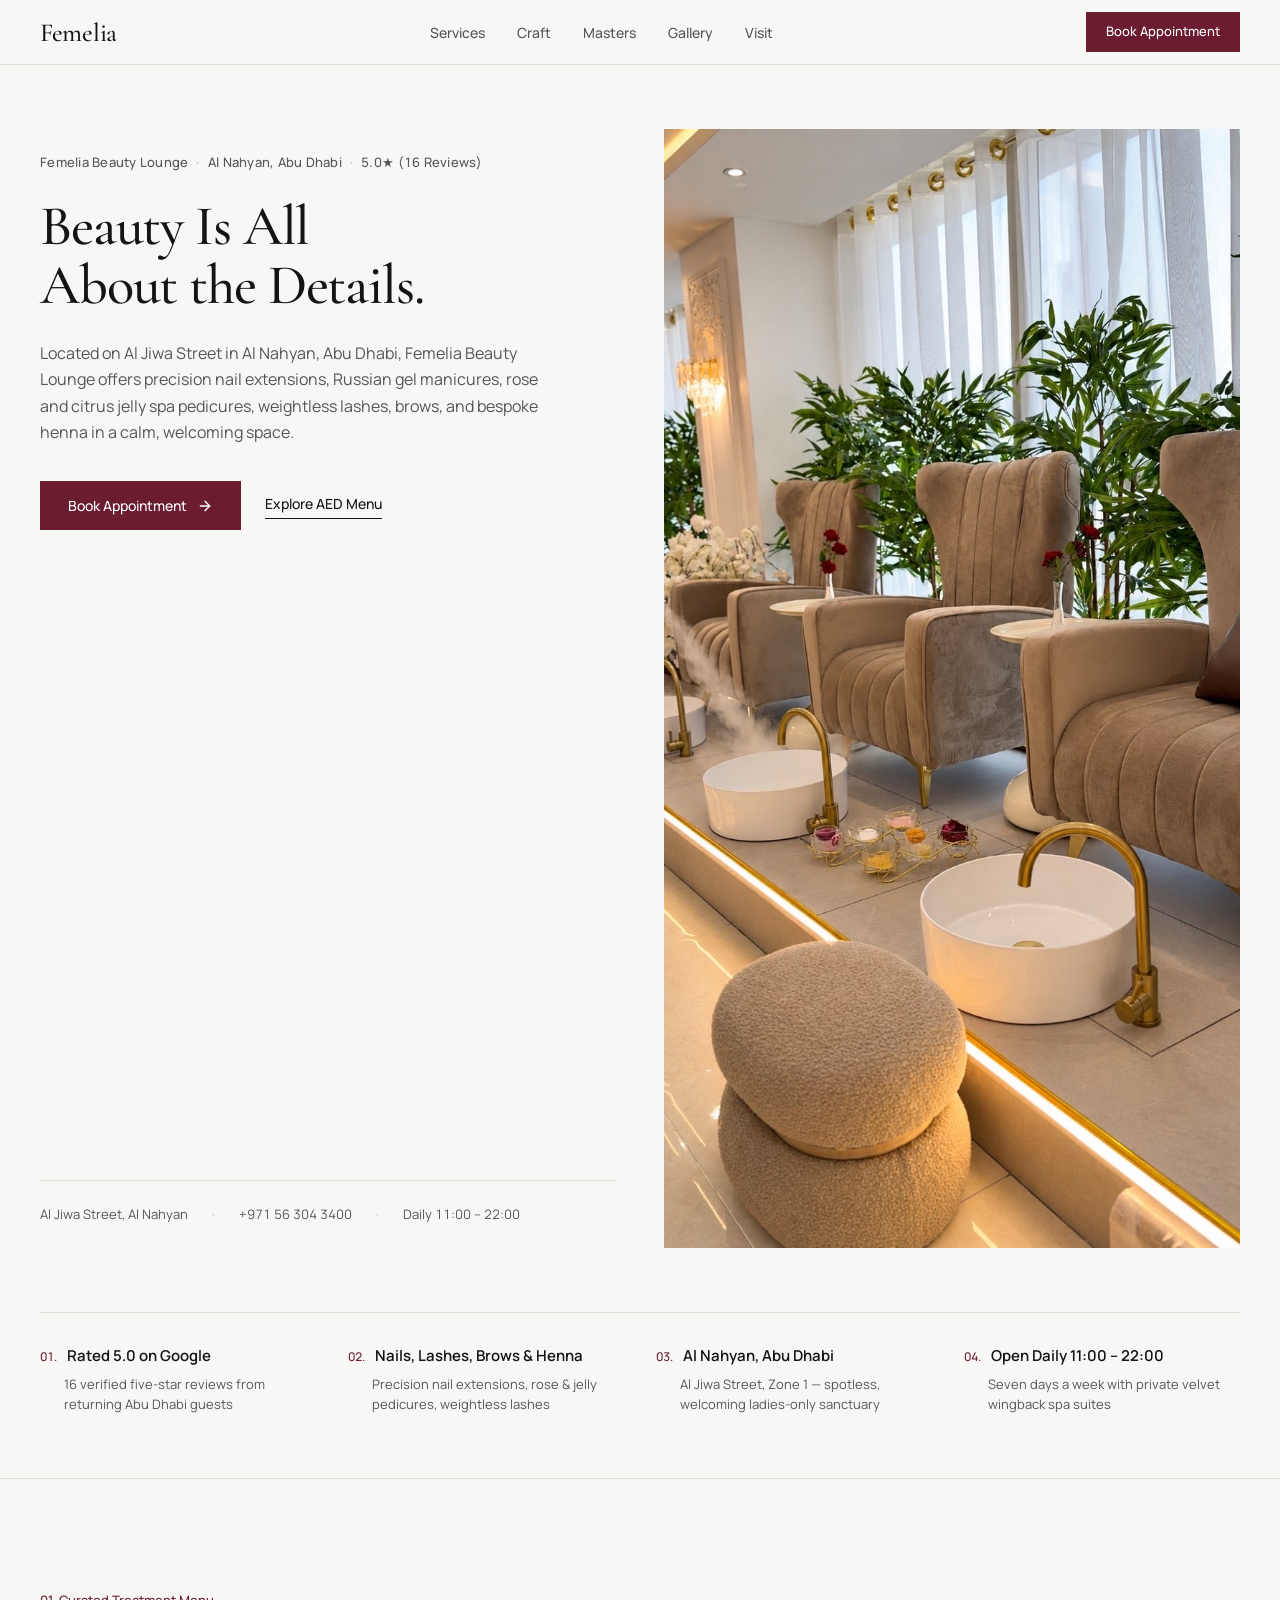
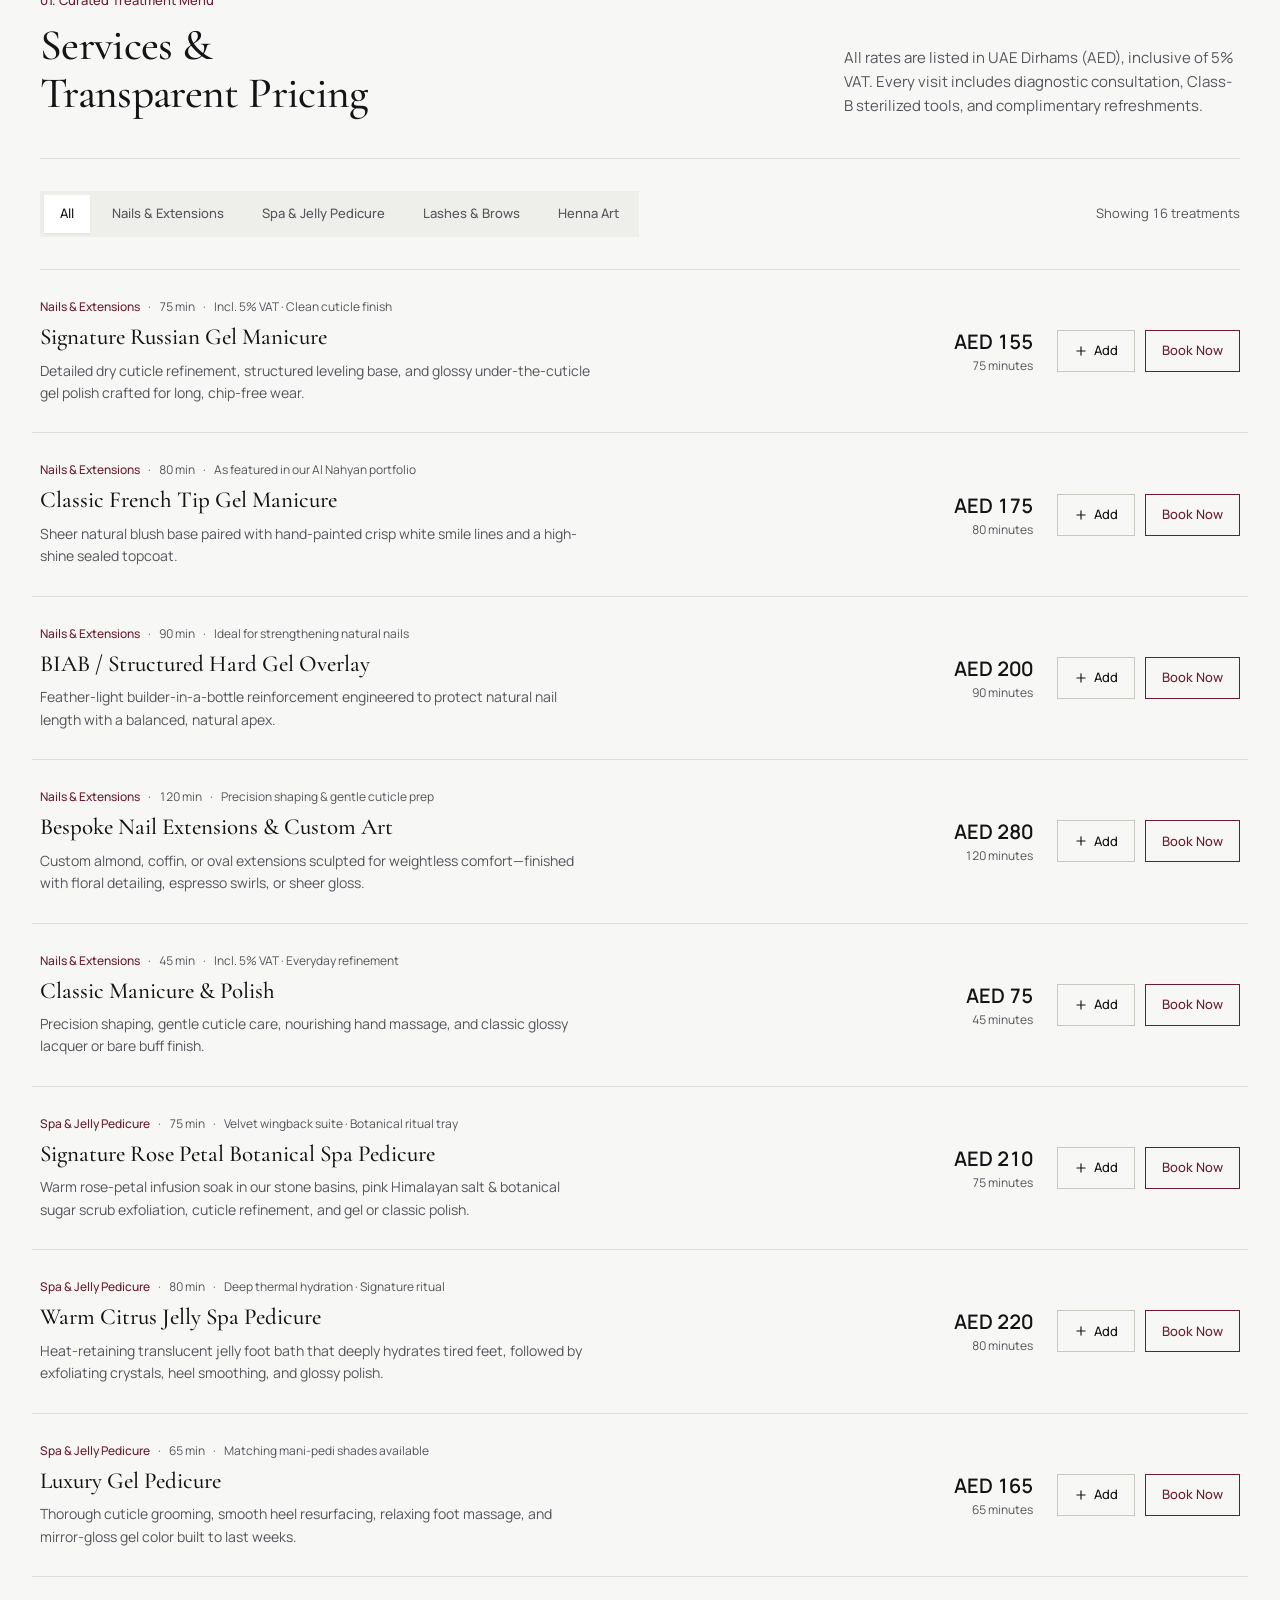
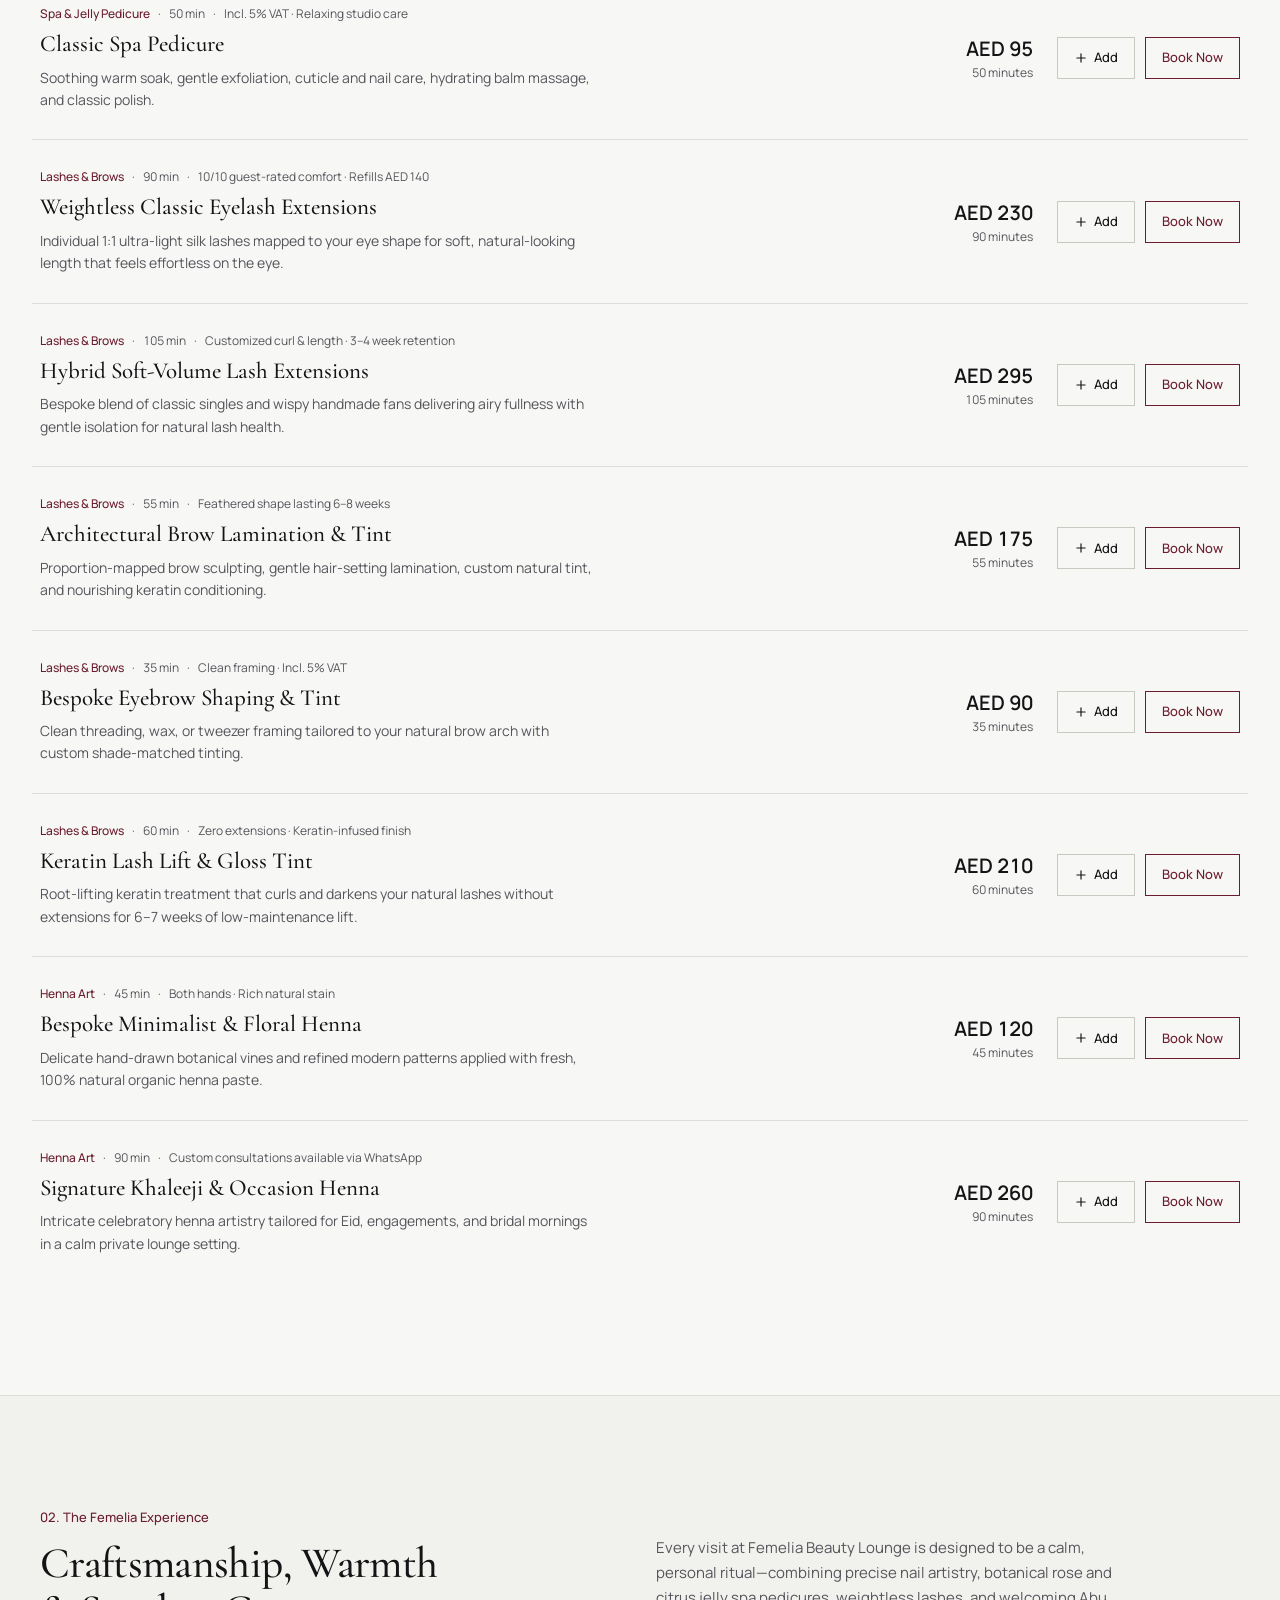
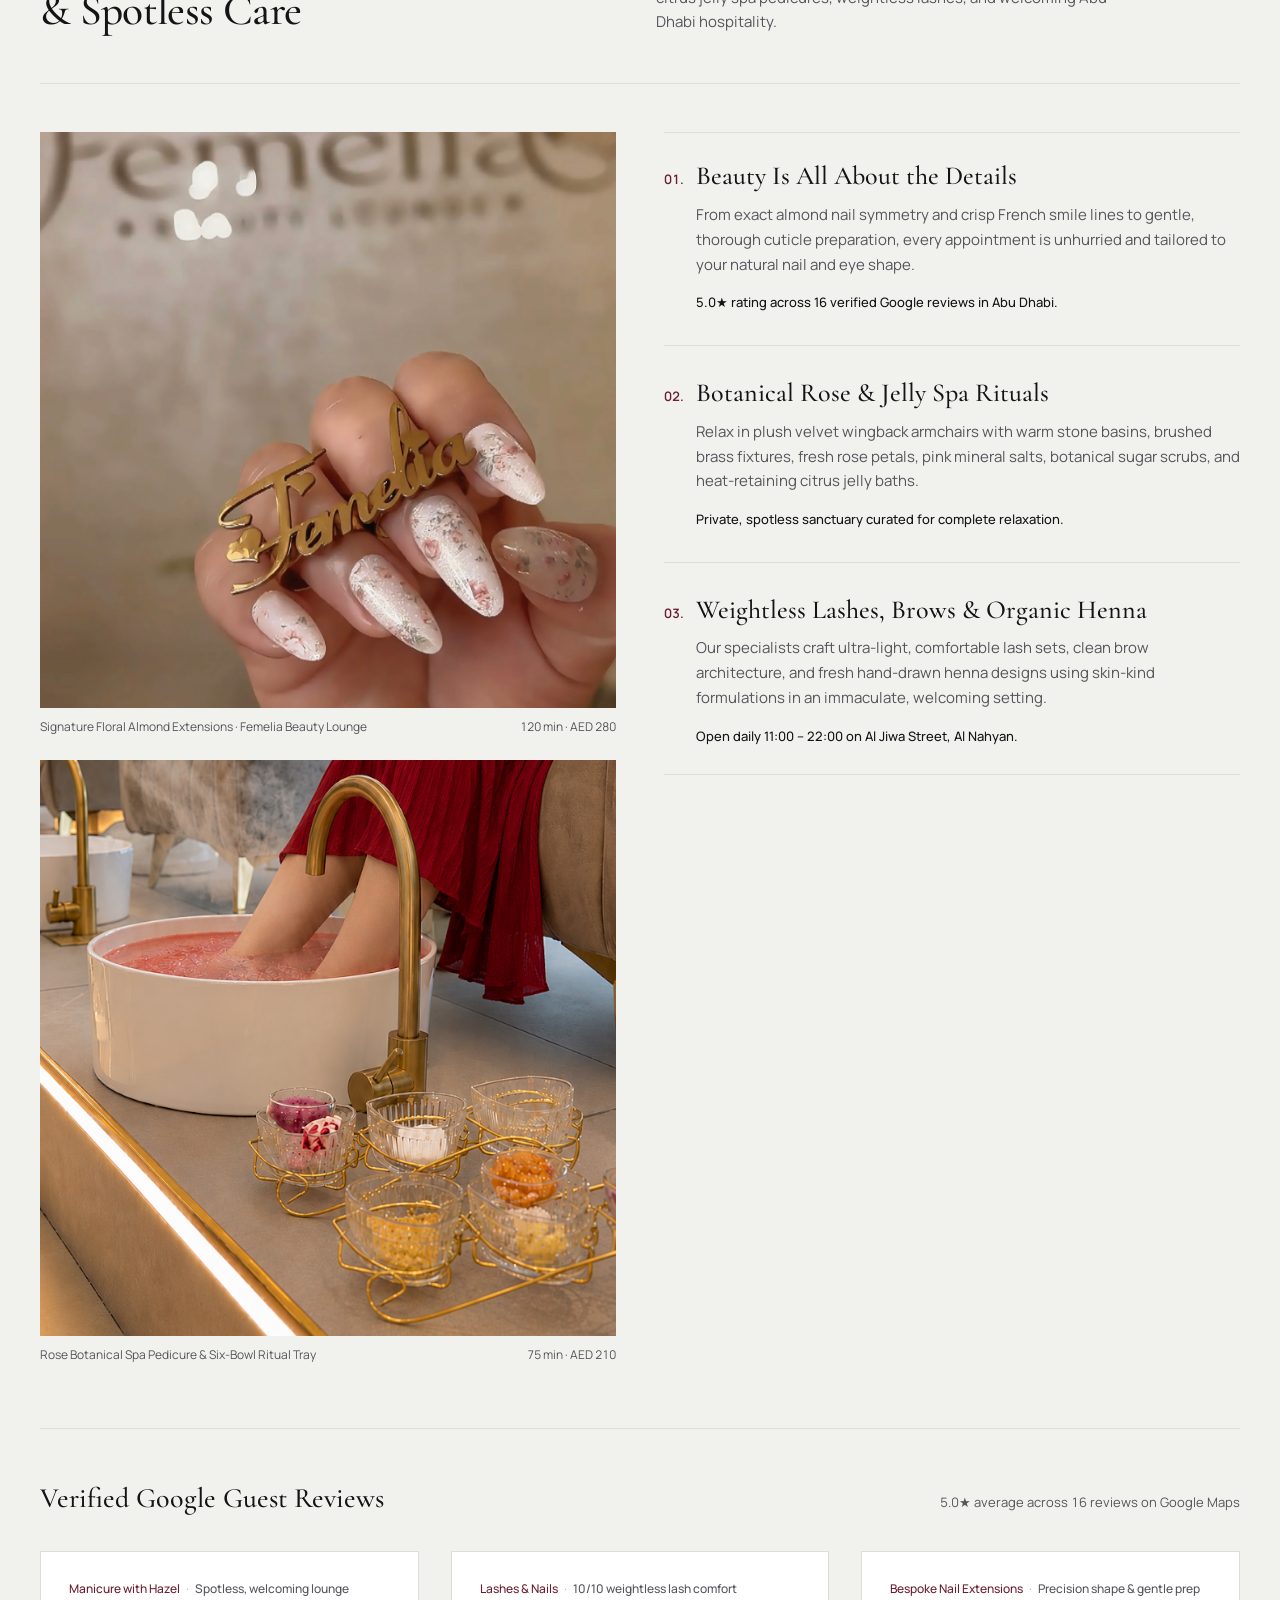
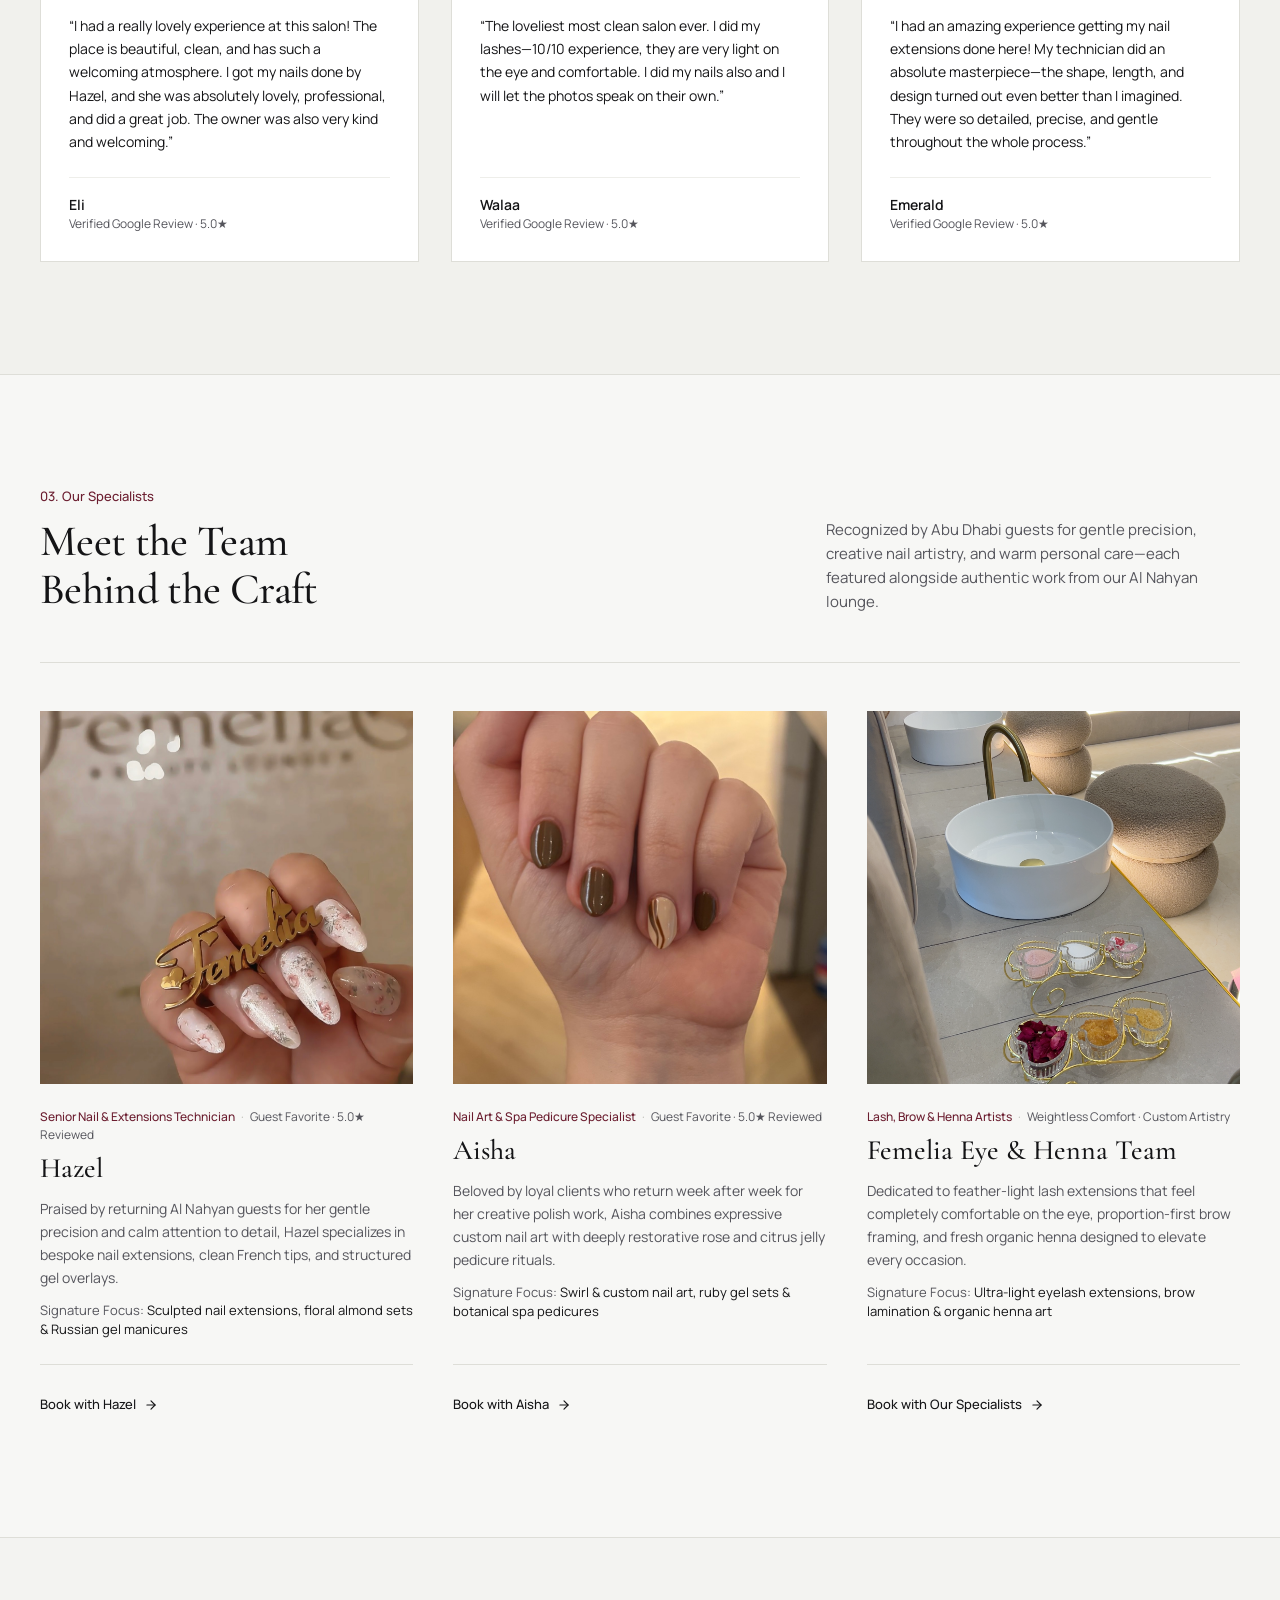
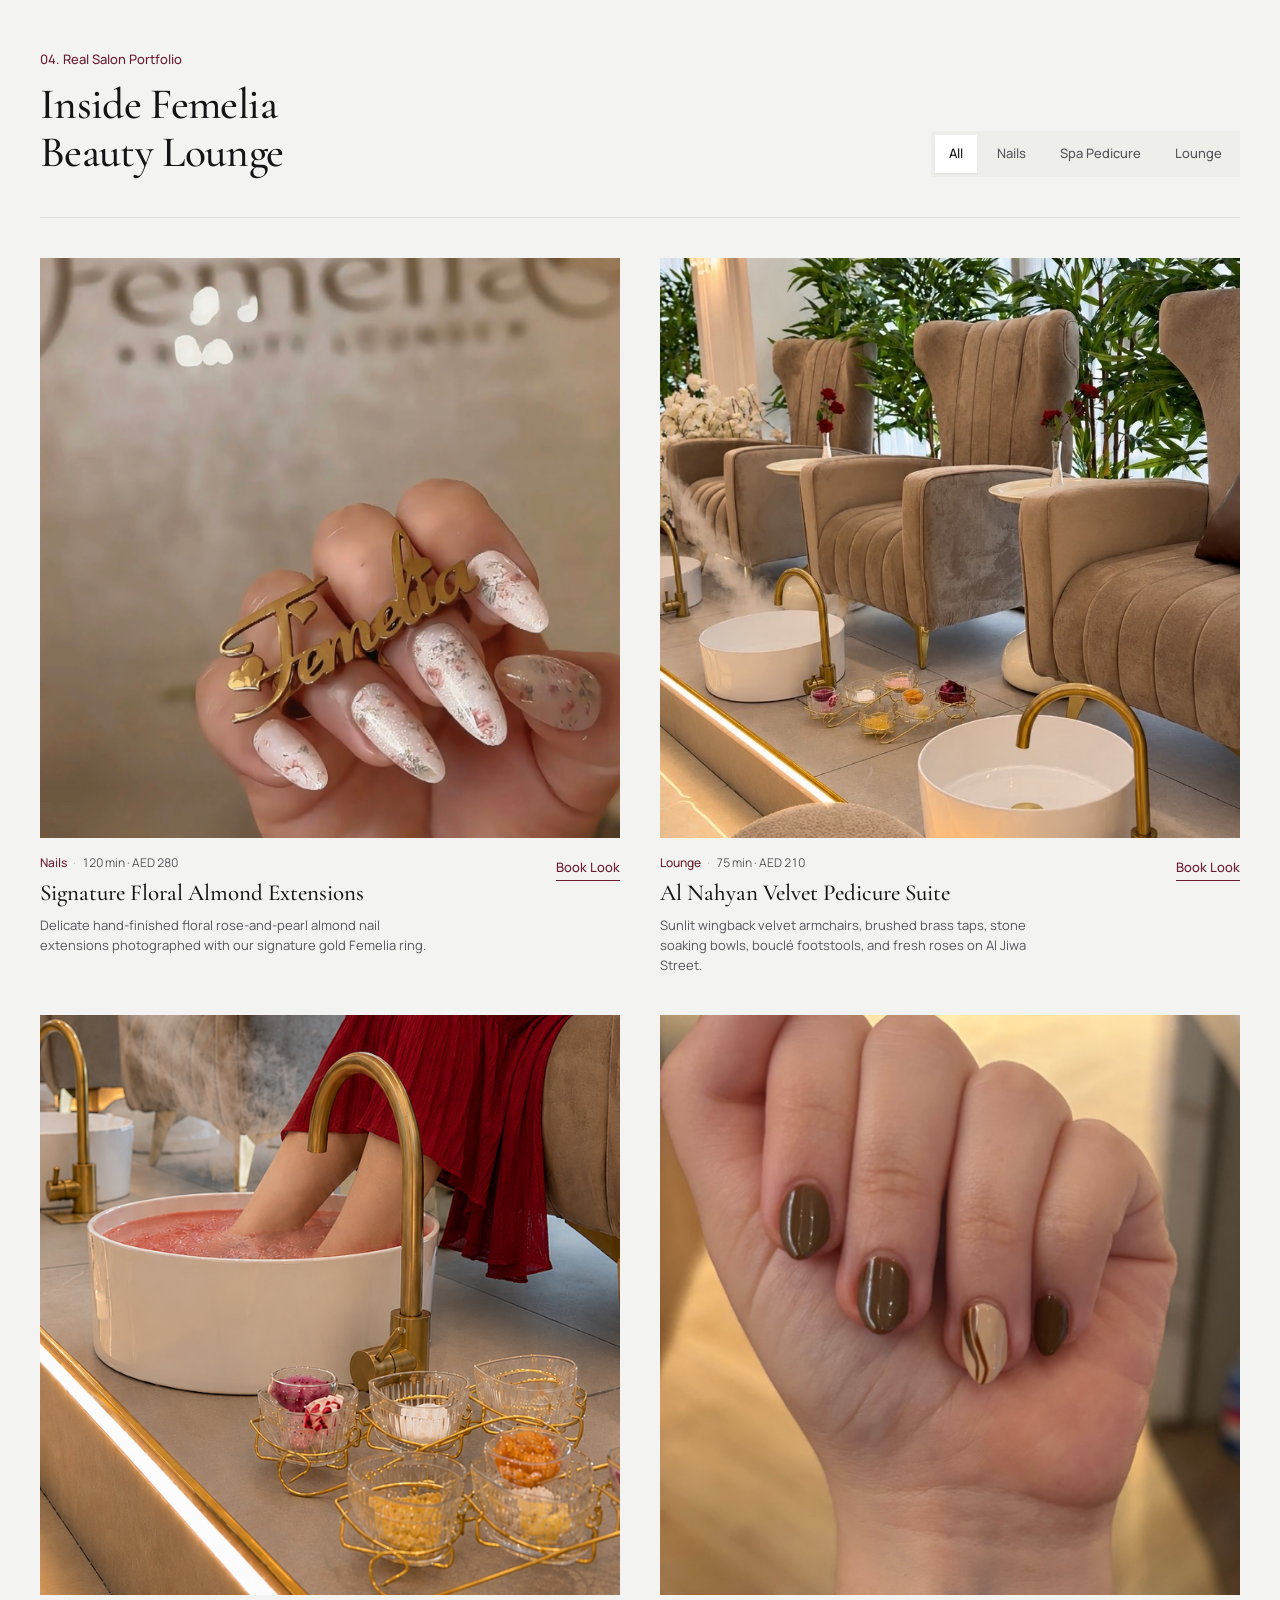
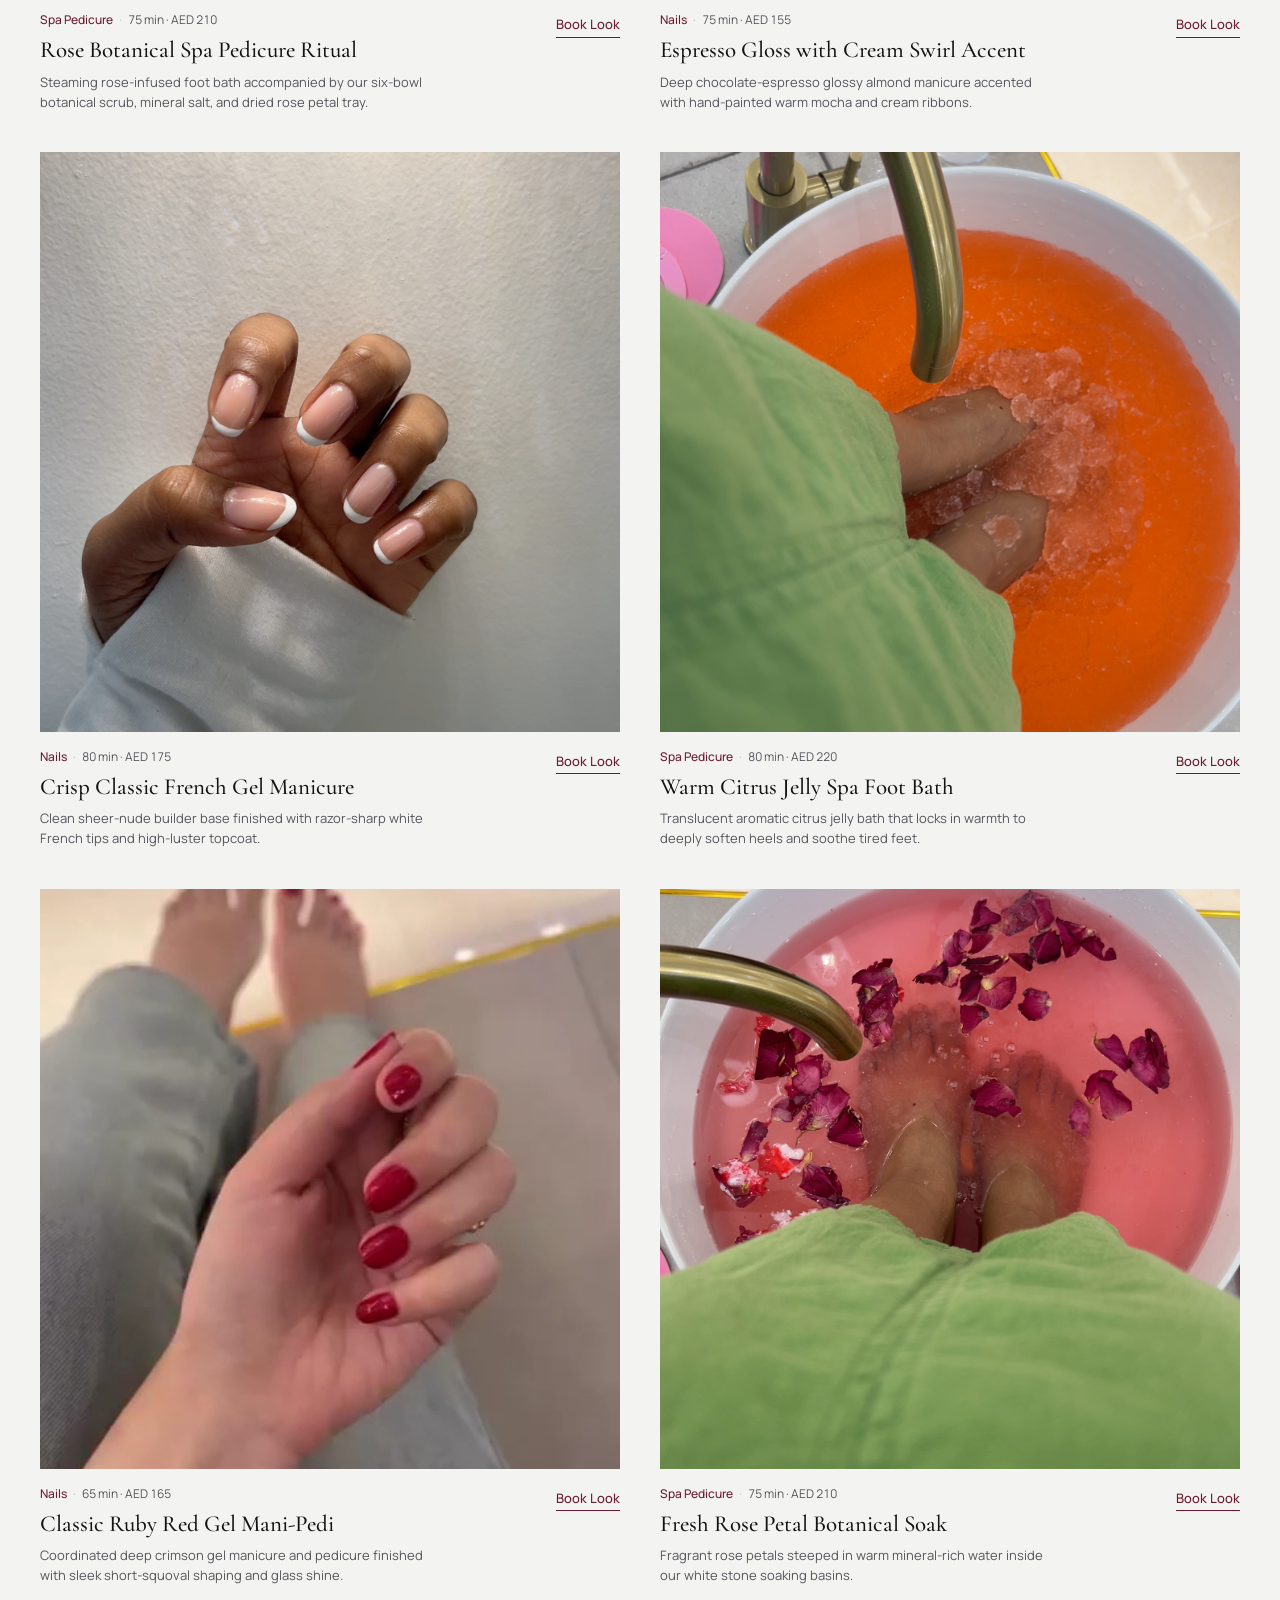
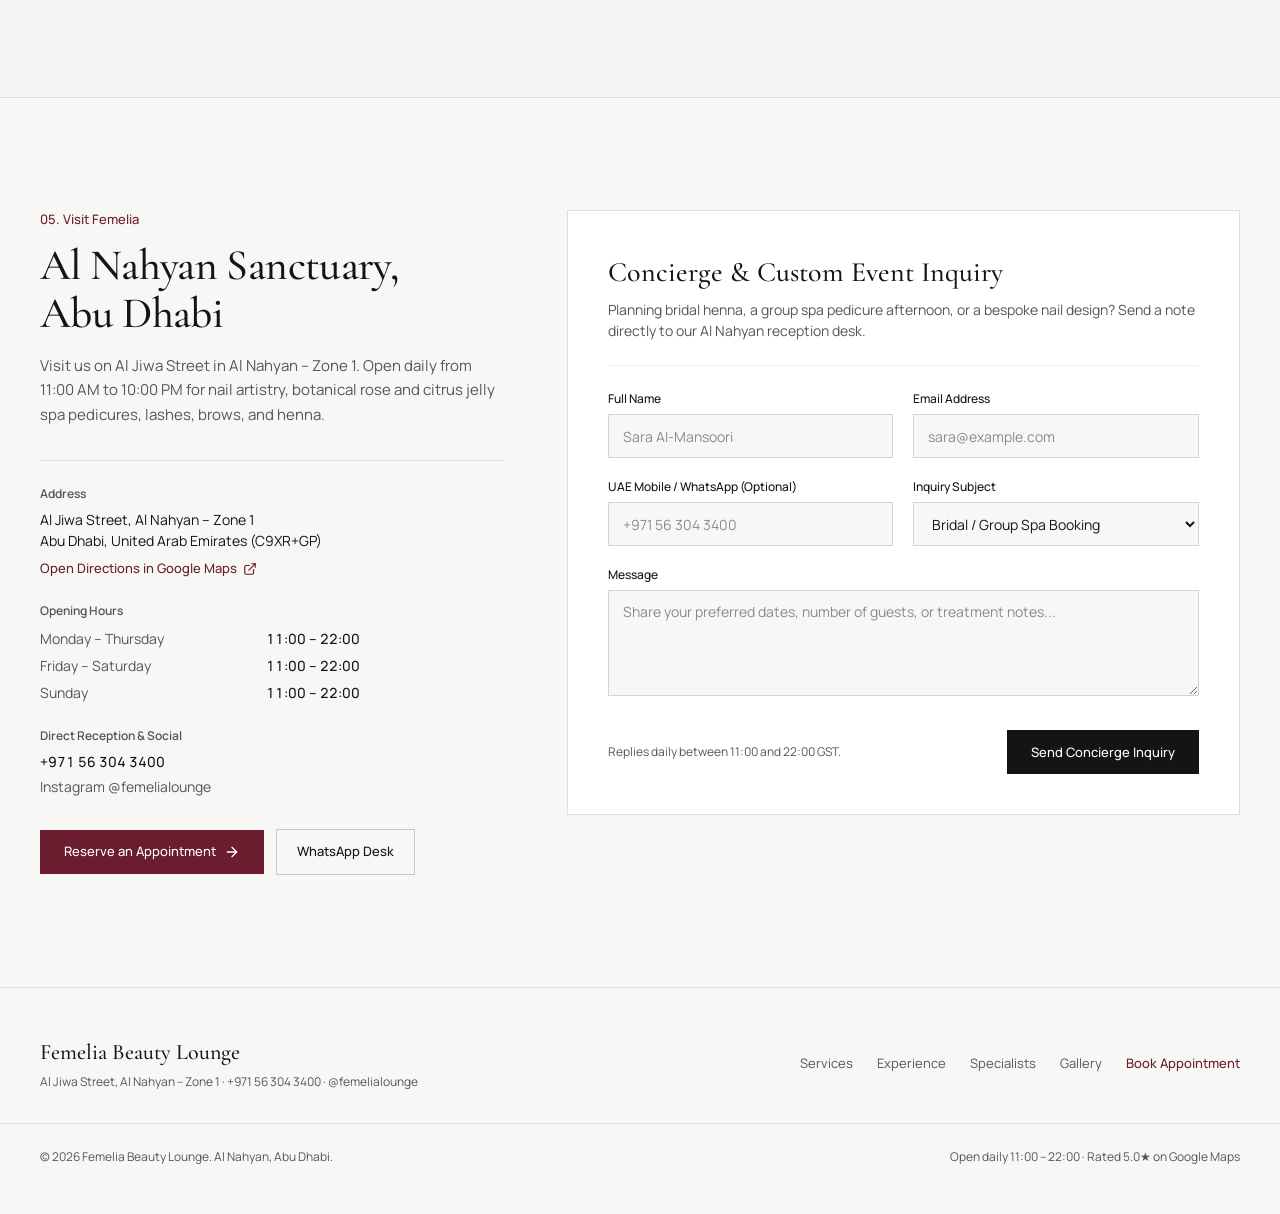
<file: docs/index.html>
<!doctype html>
<html lang="en">
  <head>
    <meta charset="UTF-8" />
    <meta name="viewport" content="width=device-width, initial-scale=1.0" />
    <title>Femelia Beauty Lounge — Al Nahyan, Abu Dhabi</title>
    <meta
      name="description"
      content="At Femelia Beauty Lounge in Al Nahyan, Abu Dhabi, beauty is all about the details. Premium nails, Russian manicures, rose & jelly spa pedicures, lashes, brows, and henna."
    />
    <meta property="og:title" content="Femelia Beauty Lounge — Al Nahyan, Abu Dhabi" />
    <meta
      property="og:description"
      content="Rated 5.0 on Google in Al Nahyan, Abu Dhabi. Premium nail artistry, spa pedicures, weightless lashes, brows, and bespoke henna."
    />
    <meta property="og:type" content="website" />
    <meta name="twitter:card" content="summary_large_image" />
    <link rel="preconnect" href="https://fonts.googleapis.com" />
    <link rel="preconnect" href="https://fonts.gstatic.com" crossorigin />
    <link
      href="https://fonts.googleapis.com/css2?family=Cormorant+Garamond:ital,wght@0,400;0,500;0,600;1,400&family=Manrope:wght@400;500;600&display=swap"
      rel="stylesheet"
    />
    <script type="module" crossorigin src="./assets/index-DD94qvXi.js"></script>
    <link rel="stylesheet" crossorigin href="./assets/index-8lZg68TG.css">
  </head>
  <body class="bg-[#F7F7F5] text-[#141416] antialiased selection:bg-[#6B1D2F] selection:text-white">
    <div id="root"></div>
  </body>
</html>
</file>
<file: docs/assets/index-8lZg68TG.css>
/*! tailwindcss v4.3.5 | MIT License | https://tailwindcss.com */
@layer properties {
  @supports (((-webkit-hyphens: none)) and (not (margin-trim: block))) or ((-moz-orient: inline) and (not (color: rgb(from red r g b)))) {
    *, :before, :after, ::backdrop {
      --tw-space-y-reverse: 0;
      --tw-divide-y-reverse: 0;
      --tw-border-style: solid;
      --tw-gradient-position: initial;
      --tw-gradient-from: #0000;
      --tw-gradient-via: #0000;
      --tw-gradient-to: #0000;
      --tw-gradient-stops: initial;
      --tw-gradient-via-stops: initial;
      --tw-gradient-from-position: 0%;
      --tw-gradient-via-position: 50%;
      --tw-gradient-to-position: 100%;
      --tw-leading: initial;
      --tw-font-weight: initial;
      --tw-tracking: initial;
      --tw-ordinal: initial;
      --tw-slashed-zero: initial;
      --tw-numeric-figure: initial;
      --tw-numeric-spacing: initial;
      --tw-numeric-fraction: initial;
      --tw-shadow: 0 0 #0000;
      --tw-shadow-color: initial;
      --tw-shadow-alpha: 100%;
      --tw-inset-shadow: 0 0 #0000;
      --tw-inset-shadow-color: initial;
      --tw-inset-shadow-alpha: 100%;
      --tw-ring-color: initial;
      --tw-ring-shadow: 0 0 #0000;
      --tw-inset-ring-color: initial;
      --tw-inset-ring-shadow: 0 0 #0000;
      --tw-ring-inset: initial;
      --tw-ring-offset-width: 0px;
      --tw-ring-offset-color: #fff;
      --tw-ring-offset-shadow: 0 0 #0000;
      --tw-backdrop-blur: initial;
      --tw-backdrop-brightness: initial;
      --tw-backdrop-contrast: initial;
      --tw-backdrop-grayscale: initial;
      --tw-backdrop-hue-rotate: initial;
      --tw-backdrop-invert: initial;
      --tw-backdrop-opacity: initial;
      --tw-backdrop-saturate: initial;
      --tw-backdrop-sepia: initial;
      --tw-duration: initial;
      --tw-content: "";
      --tw-scale-x: 1;
      --tw-scale-y: 1;
      --tw-scale-z: 1;
      --tw-outline-style: solid;
    }
  }
}

@layer theme {
  :root, :host {
    --font-sans: "Manrope", -apple-system, BlinkMacSystemFont, "Segoe UI", sans-serif;
    --font-serif: "Cormorant Garamond", Georgia, Cambria, "Times New Roman", serif;
    --font-mono: ui-monospace, SFMono-Regular, Menlo, Monaco, Consolas, "Liberation Mono",
      "Courier New", monospace;
    --color-white: #fff;
    --spacing: .25rem;
    --container-4xl: 56rem;
    --text-lg: 1.125rem;
    --text-lg--line-height: calc(1.75 / 1.125);
    --font-weight-medium: 500;
    --font-weight-semibold: 600;
    --tracking-wide: .025em;
    --blur-xs: 4px;
    --blur-sm: 8px;
    --default-transition-duration: .15s;
    --default-transition-timing-function: cubic-bezier(.4, 0, .2, 1);
    --default-font-family: var(--font-sans);
    --default-mono-font-family: var(--font-mono);
    --color-alabaster: #f7f7f5;
    --color-obsidian: #141416;
    --color-bordeaux: #6b1d2f;
  }
}

@layer base {
  *, :after, :before, ::backdrop {
    box-sizing: border-box;
    border: 0 solid;
    margin: 0;
    padding: 0;
  }

  ::file-selector-button {
    box-sizing: border-box;
    border: 0 solid;
    margin: 0;
    padding: 0;
  }

  html, :host {
    -webkit-text-size-adjust: 100%;
    tab-size: 4;
    line-height: 1.5;
    font-family: var(--default-font-family, -apple-system, BlinkMacSystemFont, "Segoe UI", Roboto, "Helvetica Neue", "Noto Sans", Arial, sans-serif, "Apple Color Emoji", "Segoe UI Emoji", "Segoe UI Symbol", "Noto Color Emoji");
    font-feature-settings: var(--default-font-feature-settings, normal);
    font-variation-settings: var(--default-font-variation-settings, normal);
    -webkit-tap-highlight-color: transparent;
  }

  hr {
    height: 0;
    color: inherit;
    border-top-width: 1px;
  }

  abbr:where([title]) {
    -webkit-text-decoration: underline dotted;
    text-decoration: underline dotted;
  }

  h1, h2, h3, h4, h5, h6 {
    font-size: inherit;
    font-weight: inherit;
  }

  a {
    color: inherit;
    -webkit-text-decoration: inherit;
    -webkit-text-decoration: inherit;
    -webkit-text-decoration: inherit;
    text-decoration: inherit;
  }

  b, strong {
    font-weight: bolder;
  }

  code, kbd, samp, pre {
    font-family: var(--default-mono-font-family, ui-monospace, SFMono-Regular, Menlo, Monaco, Consolas, "Liberation Mono", "Courier New", monospace);
    font-feature-settings: var(--default-mono-font-feature-settings, normal);
    font-variation-settings: var(--default-mono-font-variation-settings, normal);
    font-size: 1em;
  }

  small {
    font-size: 80%;
  }

  sub, sup {
    vertical-align: baseline;
    font-size: 75%;
    line-height: 0;
    position: relative;
  }

  sub {
    bottom: -.25em;
  }

  sup {
    top: -.5em;
  }

  table {
    text-indent: 0;
    border-color: inherit;
    border-collapse: collapse;
  }

  :-moz-focusring:where(:not(iframe)) {
    outline: auto;
  }

  progress {
    vertical-align: baseline;
  }

  summary {
    display: list-item;
  }

  ol, ul, menu {
    list-style: none;
  }

  img, svg, video, canvas, audio, iframe, embed, object {
    vertical-align: middle;
    display: block;
  }

  img, video {
    max-width: 100%;
    height: auto;
  }

  button, input, select, optgroup, textarea {
    font: inherit;
    font-feature-settings: inherit;
    font-variation-settings: inherit;
    letter-spacing: inherit;
    color: inherit;
    opacity: 1;
    background-color: #0000;
    border-radius: 0;
  }

  ::file-selector-button {
    font: inherit;
    font-feature-settings: inherit;
    font-variation-settings: inherit;
    letter-spacing: inherit;
    color: inherit;
    opacity: 1;
    background-color: #0000;
    border-radius: 0;
  }

  :where(select:is([multiple], [size])) optgroup {
    font-weight: bolder;
  }

  :where(select:is([multiple], [size])) optgroup option {
    padding-inline-start: 20px;
  }

  ::file-selector-button {
    margin-inline-end: 4px;
  }

  ::placeholder {
    opacity: 1;
  }

  @supports (not ((-webkit-appearance: -apple-pay-button))) or (contain-intrinsic-size: 1px) {
    ::placeholder {
      color: currentColor;
    }

    @supports (color: color-mix(in lab, red, red)) {
      ::placeholder {
        color: color-mix(in oklab, currentcolor 50%, transparent);
      }
    }
  }

  textarea {
    resize: vertical;
  }

  ::-webkit-search-decoration {
    -webkit-appearance: none;
  }

  ::-webkit-date-and-time-value {
    min-height: 1lh;
    text-align: inherit;
  }

  ::-webkit-datetime-edit {
    display: inline-flex;
  }

  ::-webkit-datetime-edit-fields-wrapper {
    padding: 0;
  }

  ::-webkit-datetime-edit {
    padding-block: 0;
  }

  ::-webkit-datetime-edit-year-field {
    padding-block: 0;
  }

  ::-webkit-datetime-edit-month-field {
    padding-block: 0;
  }

  ::-webkit-datetime-edit-day-field {
    padding-block: 0;
  }

  ::-webkit-datetime-edit-hour-field {
    padding-block: 0;
  }

  ::-webkit-datetime-edit-minute-field {
    padding-block: 0;
  }

  ::-webkit-datetime-edit-second-field {
    padding-block: 0;
  }

  ::-webkit-datetime-edit-millisecond-field {
    padding-block: 0;
  }

  ::-webkit-datetime-edit-meridiem-field {
    padding-block: 0;
  }

  ::-webkit-calendar-picker-indicator {
    line-height: 1;
  }

  :-moz-ui-invalid {
    box-shadow: none;
  }

  button, input:where([type="button"], [type="reset"], [type="submit"]) {
    appearance: button;
  }

  ::file-selector-button {
    appearance: button;
  }

  ::-webkit-inner-spin-button {
    height: auto;
  }

  ::-webkit-outer-spin-button {
    height: auto;
  }

  [hidden]:where(:not([hidden="until-found"])) {
    display: none !important;
  }

  html {
    scroll-behavior: smooth;
    font-family: var(--font-sans);
    background-color: var(--color-alabaster);
    color: var(--color-obsidian);
  }

  h1, h2, h3, .font-editorial {
    font-family: var(--font-serif);
  }

  button:not(:disabled), a[href] {
    cursor: pointer;
  }

  :focus-visible {
    outline: 2px solid var(--color-bordeaux);
    outline-offset: 2px;
  }
}

@layer components;

@layer utilities {
  .absolute {
    position: absolute;
  }

  .fixed {
    position: fixed;
  }

  .relative {
    position: relative;
  }

  .static {
    position: static;
  }

  .sticky {
    position: sticky;
  }

  .inset-0 {
    inset: 0;
  }

  .top-0 {
    top: 0;
  }

  .right-4 {
    right: calc(var(--spacing) * 4);
  }

  .bottom-4 {
    bottom: calc(var(--spacing) * 4);
  }

  .z-40 {
    z-index: 40;
  }

  .z-50 {
    z-index: 50;
  }

  .-mx-2 {
    margin-inline: calc(var(--spacing) * -2);
  }

  .mx-1\.5 {
    margin-inline: calc(var(--spacing) * 1.5);
  }

  .mx-2 {
    margin-inline: calc(var(--spacing) * 2);
  }

  .mx-auto {
    margin-inline: auto;
  }

  .-mt-1\.5 {
    margin-top: calc(var(--spacing) * -1.5);
  }

  .mt-0\.5 {
    margin-top: calc(var(--spacing) * .5);
  }

  .mt-1 {
    margin-top: var(--spacing);
  }

  .mt-1\.5 {
    margin-top: calc(var(--spacing) * 1.5);
  }

  .mt-2 {
    margin-top: calc(var(--spacing) * 2);
  }

  .mt-3 {
    margin-top: calc(var(--spacing) * 3);
  }

  .mt-4 {
    margin-top: calc(var(--spacing) * 4);
  }

  .mt-6 {
    margin-top: calc(var(--spacing) * 6);
  }

  .mt-8 {
    margin-top: calc(var(--spacing) * 8);
  }

  .mt-9 {
    margin-top: calc(var(--spacing) * 9);
  }

  .mt-10 {
    margin-top: calc(var(--spacing) * 10);
  }

  .mt-12 {
    margin-top: calc(var(--spacing) * 12);
  }

  .mt-16 {
    margin-top: calc(var(--spacing) * 16);
  }

  .-mr-1\.5 {
    margin-right: calc(var(--spacing) * -1.5);
  }

  .mb-1\.5 {
    margin-bottom: calc(var(--spacing) * 1.5);
  }

  .mb-2 {
    margin-bottom: calc(var(--spacing) * 2);
  }

  .mb-3 {
    margin-bottom: calc(var(--spacing) * 3);
  }

  .mb-6 {
    margin-bottom: calc(var(--spacing) * 6);
  }

  .mb-8 {
    margin-bottom: calc(var(--spacing) * 8);
  }

  .block {
    display: block;
  }

  .contents {
    display: contents;
  }

  .flex {
    display: flex;
  }

  .grid {
    display: grid;
  }

  .hidden {
    display: none;
  }

  .inline-flex {
    display: inline-flex;
  }

  .aspect-\[4\/4\] {
    aspect-ratio: 4 / 4;
  }

  .h-3\.5 {
    height: calc(var(--spacing) * 3.5);
  }

  .h-4 {
    height: calc(var(--spacing) * 4);
  }

  .h-5 {
    height: calc(var(--spacing) * 5);
  }

  .h-8 {
    height: calc(var(--spacing) * 8);
  }

  .h-9 {
    height: calc(var(--spacing) * 9);
  }

  .h-10 {
    height: calc(var(--spacing) * 10);
  }

  .h-11 {
    height: calc(var(--spacing) * 11);
  }

  .h-16 {
    height: calc(var(--spacing) * 16);
  }

  .h-full {
    height: 100%;
  }

  .max-h-\[75vh\] {
    max-height: 75vh;
  }

  .min-h-\[38px\] {
    min-height: 38px;
  }

  .min-h-\[40px\] {
    min-height: 40px;
  }

  .min-h-\[42px\] {
    min-height: 42px;
  }

  .min-h-\[44px\] {
    min-height: 44px;
  }

  .min-h-\[46px\] {
    min-height: 46px;
  }

  .min-h-\[400px\] {
    min-height: 400px;
  }

  .min-h-screen {
    min-height: 100vh;
  }

  .w-3\.5 {
    width: calc(var(--spacing) * 3.5);
  }

  .w-4 {
    width: calc(var(--spacing) * 4);
  }

  .w-5 {
    width: calc(var(--spacing) * 5);
  }

  .w-8 {
    width: calc(var(--spacing) * 8);
  }

  .w-9 {
    width: calc(var(--spacing) * 9);
  }

  .w-10 {
    width: calc(var(--spacing) * 10);
  }

  .w-11 {
    width: calc(var(--spacing) * 11);
  }

  .w-fit {
    width: fit-content;
  }

  .w-full {
    width: 100%;
  }

  .max-w-4xl {
    max-width: var(--container-4xl);
  }

  .max-w-\[16ch\] {
    max-width: 16ch;
  }

  .max-w-\[20ch\] {
    max-width: 20ch;
  }

  .max-w-\[44ch\] {
    max-width: 44ch;
  }

  .max-w-\[46ch\] {
    max-width: 46ch;
  }

  .max-w-\[48ch\] {
    max-width: 48ch;
  }

  .max-w-\[50ch\] {
    max-width: 50ch;
  }

  .max-w-\[54ch\] {
    max-width: 54ch;
  }

  .max-w-\[62ch\] {
    max-width: 62ch;
  }

  .max-w-\[320px\] {
    max-width: 320px;
  }

  .max-w-\[540px\] {
    max-width: 540px;
  }

  .max-w-\[1320px\] {
    max-width: 1320px;
  }

  .min-w-0 {
    min-width: 0;
  }

  .flex-1 {
    flex: 1;
  }

  .shrink-0 {
    flex-shrink: 0;
  }

  .cursor-pointer {
    cursor: pointer;
  }

  .resize-y {
    resize: vertical;
  }

  .grid-cols-1 {
    grid-template-columns: repeat(1, minmax(0, 1fr));
  }

  .grid-cols-3 {
    grid-template-columns: repeat(3, minmax(0, 1fr));
  }

  .grid-cols-5 {
    grid-template-columns: repeat(5, minmax(0, 1fr));
  }

  .flex-col {
    flex-direction: column;
  }

  .flex-wrap {
    flex-wrap: wrap;
  }

  .items-baseline {
    align-items: baseline;
  }

  .items-center {
    align-items: center;
  }

  .items-end {
    align-items: flex-end;
  }

  .items-start {
    align-items: flex-start;
  }

  .items-stretch {
    align-items: stretch;
  }

  .justify-between {
    justify-content: space-between;
  }

  .justify-center {
    justify-content: center;
  }

  .justify-end {
    justify-content: flex-end;
  }

  .gap-1\.5 {
    gap: calc(var(--spacing) * 1.5);
  }

  .gap-2 {
    gap: calc(var(--spacing) * 2);
  }

  .gap-2\.5 {
    gap: calc(var(--spacing) * 2.5);
  }

  .gap-3 {
    gap: calc(var(--spacing) * 3);
  }

  .gap-3\.5 {
    gap: calc(var(--spacing) * 3.5);
  }

  .gap-4 {
    gap: calc(var(--spacing) * 4);
  }

  .gap-5 {
    gap: calc(var(--spacing) * 5);
  }

  .gap-6 {
    gap: calc(var(--spacing) * 6);
  }

  .gap-8 {
    gap: calc(var(--spacing) * 8);
  }

  .gap-10 {
    gap: calc(var(--spacing) * 10);
  }

  .gap-12 {
    gap: calc(var(--spacing) * 12);
  }

  :where(.space-y-1 > :not(:last-child)) {
    --tw-space-y-reverse: 0;
    margin-block-start: calc(var(--spacing) * var(--tw-space-y-reverse));
    margin-block-end: calc(var(--spacing) * calc(1 - var(--tw-space-y-reverse)));
  }

  :where(.space-y-1\.5 > :not(:last-child)) {
    --tw-space-y-reverse: 0;
    margin-block-start: calc(calc(var(--spacing) * 1.5) * var(--tw-space-y-reverse));
    margin-block-end: calc(calc(var(--spacing) * 1.5) * calc(1 - var(--tw-space-y-reverse)));
  }

  :where(.space-y-2 > :not(:last-child)) {
    --tw-space-y-reverse: 0;
    margin-block-start: calc(calc(var(--spacing) * 2) * var(--tw-space-y-reverse));
    margin-block-end: calc(calc(var(--spacing) * 2) * calc(1 - var(--tw-space-y-reverse)));
  }

  :where(.space-y-2\.5 > :not(:last-child)) {
    --tw-space-y-reverse: 0;
    margin-block-start: calc(calc(var(--spacing) * 2.5) * var(--tw-space-y-reverse));
    margin-block-end: calc(calc(var(--spacing) * 2.5) * calc(1 - var(--tw-space-y-reverse)));
  }

  :where(.space-y-3 > :not(:last-child)) {
    --tw-space-y-reverse: 0;
    margin-block-start: calc(calc(var(--spacing) * 3) * var(--tw-space-y-reverse));
    margin-block-end: calc(calc(var(--spacing) * 3) * calc(1 - var(--tw-space-y-reverse)));
  }

  :where(.space-y-4 > :not(:last-child)) {
    --tw-space-y-reverse: 0;
    margin-block-start: calc(calc(var(--spacing) * 4) * var(--tw-space-y-reverse));
    margin-block-end: calc(calc(var(--spacing) * 4) * calc(1 - var(--tw-space-y-reverse)));
  }

  :where(.space-y-5 > :not(:last-child)) {
    --tw-space-y-reverse: 0;
    margin-block-start: calc(calc(var(--spacing) * 5) * var(--tw-space-y-reverse));
    margin-block-end: calc(calc(var(--spacing) * 5) * calc(1 - var(--tw-space-y-reverse)));
  }

  :where(.space-y-6 > :not(:last-child)) {
    --tw-space-y-reverse: 0;
    margin-block-start: calc(calc(var(--spacing) * 6) * var(--tw-space-y-reverse));
    margin-block-end: calc(calc(var(--spacing) * 6) * calc(1 - var(--tw-space-y-reverse)));
  }

  :where(.space-y-8 > :not(:last-child)) {
    --tw-space-y-reverse: 0;
    margin-block-start: calc(calc(var(--spacing) * 8) * var(--tw-space-y-reverse));
    margin-block-end: calc(calc(var(--spacing) * 8) * calc(1 - var(--tw-space-y-reverse)));
  }

  .gap-x-3 {
    column-gap: calc(var(--spacing) * 3);
  }

  .gap-x-6 {
    column-gap: calc(var(--spacing) * 6);
  }

  .gap-y-1 {
    row-gap: var(--spacing);
  }

  .gap-y-2 {
    row-gap: calc(var(--spacing) * 2);
  }

  :where(.divide-y > :not(:last-child)) {
    --tw-divide-y-reverse: 0;
    border-bottom-style: var(--tw-border-style);
    border-top-style: var(--tw-border-style);
    border-top-width: calc(1px * var(--tw-divide-y-reverse));
    border-bottom-width: calc(1px * calc(1 - var(--tw-divide-y-reverse)));
  }

  :where(.divide-\[\#DEDED8\] > :not(:last-child)) {
    border-color: #deded8;
  }

  :where(.divide-\[\#EEEEEA\] > :not(:last-child)) {
    border-color: #eeeeea;
  }

  .truncate {
    text-overflow: ellipsis;
    white-space: nowrap;
    overflow: hidden;
  }

  .overflow-hidden {
    overflow: hidden;
  }

  .overflow-x-auto {
    overflow-x: auto;
  }

  .overflow-y-auto {
    overflow-y: auto;
  }

  .border {
    border-style: var(--tw-border-style);
    border-width: 1px;
  }

  .border-t {
    border-top-style: var(--tw-border-style);
    border-top-width: 1px;
  }

  .border-b {
    border-bottom-style: var(--tw-border-style);
    border-bottom-width: 1px;
  }

  .border-l {
    border-left-style: var(--tw-border-style);
    border-left-width: 1px;
  }

  .border-\[\#6B1D2F\] {
    border-color: #6b1d2f;
  }

  .border-\[\#141416\] {
    border-color: #141416;
  }

  .border-\[\#C8C8C0\] {
    border-color: #c8c8c0;
  }

  .border-\[\#D4D4CC\] {
    border-color: #d4d4cc;
  }

  .border-\[\#DEDED8\] {
    border-color: #deded8;
  }

  .border-\[\#EEEEEA\] {
    border-color: #eeeeea;
  }

  .border-\[\#F3C6CE\] {
    border-color: #f3c6ce;
  }

  .bg-\[\#6B1D2F\] {
    background-color: #6b1d2f;
  }

  .bg-\[\#141416\] {
    background-color: #141416;
  }

  .bg-\[\#141416\]\/55 {
    background-color: oklab(19.2123% .00110122 -.00383586 / .55);
  }

  .bg-\[\#141416\]\/75 {
    background-color: oklab(19.2123% .00110122 -.00383586 / .75);
  }

  .bg-\[\#141416\]\/80 {
    background-color: oklab(19.2123% .00110122 -.00383586 / .8);
  }

  .bg-\[\#E5E5DF\] {
    background-color: #e5e5df;
  }

  .bg-\[\#EEEEEA\] {
    background-color: #eeeeea;
  }

  .bg-\[\#EEEEEA\]\/45 {
    background-color: oklab(94.8004% -.00151092 .00510091 / .45);
  }

  .bg-\[\#EEEEEA\]\/65 {
    background-color: oklab(94.8004% -.00151092 .00510091 / .65);
  }

  .bg-\[\#F7F7F5\] {
    background-color: #f7f7f5;
  }

  .bg-\[\#F7F7F5\]\/95 {
    background-color: oklab(97.5582% -.000748515 .0025351 / .95);
  }

  .bg-\[\#FDF2F4\] {
    background-color: #fdf2f4;
  }

  .bg-\[\#FFFFFF\] {
    background-color: #fff;
  }

  .bg-\[\#FFFFFF\]\/60 {
    background-color: oklab(100% 0 5.96046e-8 / .6);
  }

  .bg-transparent {
    background-color: #0000;
  }

  .bg-gradient-to-br {
    --tw-gradient-position: to bottom right in oklab;
    background-image: linear-gradient(var(--tw-gradient-stops));
  }

  .from-\[\#EEEEEA\] {
    --tw-gradient-from: #eeeeea;
    --tw-gradient-stops: var(--tw-gradient-via-stops, var(--tw-gradient-position), var(--tw-gradient-from) var(--tw-gradient-from-position), var(--tw-gradient-to) var(--tw-gradient-to-position));
  }

  .via-\[\#E5E5DF\] {
    --tw-gradient-via: #e5e5df;
    --tw-gradient-via-stops: var(--tw-gradient-position), var(--tw-gradient-from) var(--tw-gradient-from-position), var(--tw-gradient-via) var(--tw-gradient-via-position), var(--tw-gradient-to) var(--tw-gradient-to-position);
    --tw-gradient-stops: var(--tw-gradient-via-stops);
  }

  .to-\[\#DCDCD5\] {
    --tw-gradient-to: #dcdcd5;
    --tw-gradient-stops: var(--tw-gradient-via-stops, var(--tw-gradient-position), var(--tw-gradient-from) var(--tw-gradient-from-position), var(--tw-gradient-to) var(--tw-gradient-to-position));
  }

  .object-cover {
    object-fit: cover;
  }

  .object-\[50\%_62\%\] {
    object-position: 50% 62%;
  }

  .object-\[50\%_65\%\] {
    object-position: 50% 65%;
  }

  .object-center {
    object-position: center;
  }

  .p-1 {
    padding: var(--spacing);
  }

  .p-3 {
    padding: calc(var(--spacing) * 3);
  }

  .p-3\.5 {
    padding: calc(var(--spacing) * 3.5);
  }

  .p-4 {
    padding: calc(var(--spacing) * 4);
  }

  .p-5 {
    padding: calc(var(--spacing) * 5);
  }

  .p-6 {
    padding: calc(var(--spacing) * 6);
  }

  .p-7 {
    padding: calc(var(--spacing) * 7);
  }

  .px-2 {
    padding-inline: calc(var(--spacing) * 2);
  }

  .px-3 {
    padding-inline: calc(var(--spacing) * 3);
  }

  .px-3\.5 {
    padding-inline: calc(var(--spacing) * 3.5);
  }

  .px-4 {
    padding-inline: calc(var(--spacing) * 4);
  }

  .px-5 {
    padding-inline: calc(var(--spacing) * 5);
  }

  .px-6 {
    padding-inline: calc(var(--spacing) * 6);
  }

  .px-7 {
    padding-inline: calc(var(--spacing) * 7);
  }

  .py-1 {
    padding-block: var(--spacing);
  }

  .py-1\.5 {
    padding-block: calc(var(--spacing) * 1.5);
  }

  .py-2 {
    padding-block: calc(var(--spacing) * 2);
  }

  .py-2\.5 {
    padding-block: calc(var(--spacing) * 2.5);
  }

  .py-3 {
    padding-block: calc(var(--spacing) * 3);
  }

  .py-3\.5 {
    padding-block: calc(var(--spacing) * 3.5);
  }

  .py-4 {
    padding-block: calc(var(--spacing) * 4);
  }

  .py-5 {
    padding-block: calc(var(--spacing) * 5);
  }

  .py-6 {
    padding-block: calc(var(--spacing) * 6);
  }

  .py-8 {
    padding-block: calc(var(--spacing) * 8);
  }

  .py-10 {
    padding-block: calc(var(--spacing) * 10);
  }

  .py-12 {
    padding-block: calc(var(--spacing) * 12);
  }

  .py-20 {
    padding-block: calc(var(--spacing) * 20);
  }

  .pt-1 {
    padding-top: var(--spacing);
  }

  .pt-2 {
    padding-top: calc(var(--spacing) * 2);
  }

  .pt-3 {
    padding-top: calc(var(--spacing) * 3);
  }

  .pt-4 {
    padding-top: calc(var(--spacing) * 4);
  }

  .pt-5 {
    padding-top: calc(var(--spacing) * 5);
  }

  .pt-6 {
    padding-top: calc(var(--spacing) * 6);
  }

  .pt-8 {
    padding-top: calc(var(--spacing) * 8);
  }

  .pt-10 {
    padding-top: calc(var(--spacing) * 10);
  }

  .pt-12 {
    padding-top: calc(var(--spacing) * 12);
  }

  .pb-0\.5 {
    padding-bottom: calc(var(--spacing) * .5);
  }

  .pb-1 {
    padding-bottom: var(--spacing);
  }

  .pb-6 {
    padding-bottom: calc(var(--spacing) * 6);
  }

  .pb-10 {
    padding-bottom: calc(var(--spacing) * 10);
  }

  .pb-12 {
    padding-bottom: calc(var(--spacing) * 12);
  }

  .pl-6 {
    padding-left: calc(var(--spacing) * 6);
  }

  .pl-8 {
    padding-left: calc(var(--spacing) * 8);
  }

  .text-center {
    text-align: center;
  }

  .text-left {
    text-align: left;
  }

  .text-right {
    text-align: right;
  }

  .font-sans {
    font-family: var(--font-sans);
  }

  .font-serif {
    font-family: var(--font-serif);
  }

  .text-lg {
    font-size: var(--text-lg);
    line-height: var(--tw-leading, var(--text-lg--line-height));
  }

  .text-\[11px\] {
    font-size: 11px;
  }

  .text-\[12px\] {
    font-size: 12px;
  }

  .text-\[13px\] {
    font-size: 13px;
  }

  .text-\[14px\] {
    font-size: 14px;
  }

  .text-\[15px\] {
    font-size: 15px;
  }

  .text-\[16px\] {
    font-size: 16px;
  }

  .text-\[18px\] {
    font-size: 18px;
  }

  .text-\[20px\] {
    font-size: 20px;
  }

  .text-\[22px\] {
    font-size: 22px;
  }

  .text-\[23px\] {
    font-size: 23px;
  }

  .text-\[26px\] {
    font-size: 26px;
  }

  .text-\[28px\] {
    font-size: 28px;
  }

  .text-\[30px\] {
    font-size: 30px;
  }

  .text-\[clamp\(2\.6rem\,4\.4vw\,4\.1rem\)\] {
    font-size: clamp(2.6rem, 4.4vw, 4.1rem);
  }

  .text-\[clamp\(2rem\,3\.4vw\,3\.1rem\)\] {
    font-size: clamp(2rem, 3.4vw, 3.1rem);
  }

  .leading-\[1\.1\] {
    --tw-leading: 1.1;
    line-height: 1.1;
  }

  .leading-\[1\.2\] {
    --tw-leading: 1.2;
    line-height: 1.2;
  }

  .leading-\[1\.06\] {
    --tw-leading: 1.06;
    line-height: 1.06;
  }

  .leading-\[1\.6\] {
    --tw-leading: 1.6;
    line-height: 1.6;
  }

  .leading-\[1\.15\] {
    --tw-leading: 1.15;
    line-height: 1.15;
  }

  .leading-\[1\.55\] {
    --tw-leading: 1.55;
    line-height: 1.55;
  }

  .leading-\[1\.65\] {
    --tw-leading: 1.65;
    line-height: 1.65;
  }

  .font-medium {
    --tw-font-weight: var(--font-weight-medium);
    font-weight: var(--font-weight-medium);
  }

  .font-semibold {
    --tw-font-weight: var(--font-weight-semibold);
    font-weight: var(--font-weight-semibold);
  }

  .tracking-\[-0\.01em\] {
    --tw-tracking: -.01em;
    letter-spacing: -.01em;
  }

  .tracking-\[-0\.02em\] {
    --tw-tracking: -.02em;
    letter-spacing: -.02em;
  }

  .tracking-\[-0\.015em\] {
    --tw-tracking: -.015em;
    letter-spacing: -.015em;
  }

  .tracking-\[0\.02em\] {
    --tw-tracking: .02em;
    letter-spacing: .02em;
  }

  .tracking-wide {
    --tw-tracking: var(--tracking-wide);
    letter-spacing: var(--tracking-wide);
  }

  .text-balance {
    text-wrap: balance;
  }

  .whitespace-nowrap {
    white-space: nowrap;
  }

  .text-\[\#6B1D2F\] {
    color: #6b1d2f;
  }

  .text-\[\#8A8A90\] {
    color: #8a8a90;
  }

  .text-\[\#8B1A2B\] {
    color: #8b1a2b;
  }

  .text-\[\#55555C\] {
    color: #55555c;
  }

  .text-\[\#141416\] {
    color: #141416;
  }

  .text-\[\#B8B8B0\] {
    color: #b8b8b0;
  }

  .text-white {
    color: var(--color-white);
  }

  .text-white\/85 {
    color: #ffffffd9;
  }

  @supports (color: color-mix(in lab, red, red)) {
    .text-white\/85 {
      color: color-mix(in oklab, var(--color-white) 85%, transparent);
    }
  }

  .tabular-nums {
    --tw-numeric-spacing: tabular-nums;
    font-variant-numeric: var(--tw-ordinal, ) var(--tw-slashed-zero, ) var(--tw-numeric-figure, ) var(--tw-numeric-spacing, ) var(--tw-numeric-fraction, );
  }

  .antialiased {
    -webkit-font-smoothing: antialiased;
    -moz-osx-font-smoothing: grayscale;
  }

  .accent-\[\#6B1D2F\] {
    accent-color: #6b1d2f;
  }

  .opacity-0 {
    opacity: 0;
  }

  .shadow-2xl {
    --tw-shadow: 0 25px 50px -12px var(--tw-shadow-color, #00000040);
    box-shadow: var(--tw-inset-shadow), var(--tw-inset-ring-shadow), var(--tw-ring-offset-shadow), var(--tw-ring-shadow), var(--tw-shadow);
  }

  .shadow-\[0_1px_2px_rgba\(0\,0\,0\,0\.06\)\] {
    --tw-shadow: 0 1px 2px var(--tw-shadow-color, #0000000f);
    box-shadow: var(--tw-inset-shadow), var(--tw-inset-ring-shadow), var(--tw-ring-offset-shadow), var(--tw-ring-shadow), var(--tw-shadow);
  }

  .ring {
    --tw-ring-shadow: var(--tw-ring-inset, ) 0 0 0 calc(1px + var(--tw-ring-offset-width)) var(--tw-ring-color, currentcolor);
    box-shadow: var(--tw-inset-shadow), var(--tw-inset-ring-shadow), var(--tw-ring-offset-shadow), var(--tw-ring-shadow), var(--tw-shadow);
  }

  .backdrop-blur-sm {
    --tw-backdrop-blur: blur(var(--blur-sm));
    -webkit-backdrop-filter: var(--tw-backdrop-blur, ) var(--tw-backdrop-brightness, ) var(--tw-backdrop-contrast, ) var(--tw-backdrop-grayscale, ) var(--tw-backdrop-hue-rotate, ) var(--tw-backdrop-invert, ) var(--tw-backdrop-opacity, ) var(--tw-backdrop-saturate, ) var(--tw-backdrop-sepia, );
    backdrop-filter: var(--tw-backdrop-blur, ) var(--tw-backdrop-brightness, ) var(--tw-backdrop-contrast, ) var(--tw-backdrop-grayscale, ) var(--tw-backdrop-hue-rotate, ) var(--tw-backdrop-invert, ) var(--tw-backdrop-opacity, ) var(--tw-backdrop-saturate, ) var(--tw-backdrop-sepia, );
  }

  .backdrop-blur-xs {
    --tw-backdrop-blur: blur(var(--blur-xs));
    -webkit-backdrop-filter: var(--tw-backdrop-blur, ) var(--tw-backdrop-brightness, ) var(--tw-backdrop-contrast, ) var(--tw-backdrop-grayscale, ) var(--tw-backdrop-hue-rotate, ) var(--tw-backdrop-invert, ) var(--tw-backdrop-opacity, ) var(--tw-backdrop-saturate, ) var(--tw-backdrop-sepia, );
    backdrop-filter: var(--tw-backdrop-blur, ) var(--tw-backdrop-brightness, ) var(--tw-backdrop-contrast, ) var(--tw-backdrop-grayscale, ) var(--tw-backdrop-hue-rotate, ) var(--tw-backdrop-invert, ) var(--tw-backdrop-opacity, ) var(--tw-backdrop-saturate, ) var(--tw-backdrop-sepia, );
  }

  .transition-colors {
    transition-property: color, background-color, border-color, outline-color, text-decoration-color, fill, stroke, --tw-gradient-from, --tw-gradient-via, --tw-gradient-to;
    transition-timing-function: var(--tw-ease, var(--default-transition-timing-function));
    transition-duration: var(--tw-duration, var(--default-transition-duration));
  }

  .transition-opacity {
    transition-property: opacity;
    transition-timing-function: var(--tw-ease, var(--default-transition-timing-function));
    transition-duration: var(--tw-duration, var(--default-transition-duration));
  }

  .transition-transform {
    transition-property: transform, translate, scale, rotate;
    transition-timing-function: var(--tw-ease, var(--default-transition-timing-function));
    transition-duration: var(--tw-duration, var(--default-transition-duration));
  }

  .duration-150 {
    --tw-duration: .15s;
    transition-duration: .15s;
  }

  .duration-300 {
    --tw-duration: .3s;
    transition-duration: .3s;
  }

  @media (hover: hover) {
    :is(:where(.group):hover .group-hover\:scale-\[1\.03\]) {
      scale: 1.03;
    }

    :is(:where(.group):hover .group-hover\:opacity-100) {
      opacity: 1;
    }
  }

  .selection\:bg-\[\#6B1D2F\] ::selection {
    background-color: #6b1d2f;
  }

  .selection\:bg-\[\#6B1D2F\]::selection {
    background-color: #6b1d2f;
  }

  .selection\:text-white ::selection {
    color: var(--color-white);
  }

  .selection\:text-white::selection {
    color: var(--color-white);
  }

  .placeholder\:text-\[\#8A8A90\]::placeholder {
    color: #8a8a90;
  }

  .after\:absolute:after {
    content: var(--tw-content);
    position: absolute;
  }

  .after\:bottom-0:after {
    content: var(--tw-content);
    bottom: 0;
  }

  .after\:left-0:after {
    content: var(--tw-content);
    left: 0;
  }

  .after\:h-\[1px\]:after {
    content: var(--tw-content);
    height: 1px;
  }

  .after\:w-full:after {
    content: var(--tw-content);
    width: 100%;
  }

  .after\:origin-left:after {
    content: var(--tw-content);
    transform-origin: 0;
  }

  .after\:scale-x-0:after {
    content: var(--tw-content);
    --tw-scale-x: 0%;
    scale: var(--tw-scale-x) var(--tw-scale-y);
  }

  .after\:bg-\[\#6B1D2F\]:after {
    content: var(--tw-content);
    background-color: #6b1d2f;
  }

  .after\:transition-transform:after {
    content: var(--tw-content);
    transition-property: transform, translate, scale, rotate;
    transition-timing-function: var(--tw-ease, var(--default-transition-timing-function));
    transition-duration: var(--tw-duration, var(--default-transition-duration));
  }

  .after\:duration-200:after {
    content: var(--tw-content);
    --tw-duration: .2s;
    transition-duration: .2s;
  }

  .after\:content-\[\'\'\]:after {
    --tw-content: "";
    content: var(--tw-content);
  }

  .first\:pt-7:first-child {
    padding-top: calc(var(--spacing) * 7);
  }

  .last\:pb-7:last-child {
    padding-bottom: calc(var(--spacing) * 7);
  }

  @media (hover: hover) {
    .hover\:scale-\[1\.02\]:hover {
      scale: 1.02;
    }

    .hover\:border-\[\#6B1D2F\]:hover {
      border-color: #6b1d2f;
    }

    .hover\:border-\[\#141416\]:hover {
      border-color: #141416;
    }

    .hover\:bg-\[\#6B1D2F\]:hover {
      background-color: #6b1d2f;
    }

    .hover\:bg-\[\#521422\]:hover {
      background-color: #521422;
    }

    .hover\:bg-\[\#EEEEEA\]:hover {
      background-color: #eeeeea;
    }

    .hover\:bg-\[\#FFFFFF\]\/60:hover {
      background-color: oklab(100% 0 5.96046e-8 / .6);
    }

    .hover\:text-\[\#6B1D2F\]:hover {
      color: #6b1d2f;
    }

    .hover\:text-\[\#8B1A2B\]:hover {
      color: #8b1a2b;
    }

    .hover\:text-\[\#141416\]:hover {
      color: #141416;
    }

    .hover\:text-white:hover {
      color: var(--color-white);
    }

    .hover\:after\:scale-x-100:hover:after {
      content: var(--tw-content);
      --tw-scale-x: 100%;
      scale: var(--tw-scale-x) var(--tw-scale-y);
    }
  }

  .focus\:border-\[\#6B1D2F\]:focus {
    border-color: #6b1d2f;
  }

  .focus\:outline-none:focus {
    --tw-outline-style: none;
    outline-style: none;
  }

  .focus-visible\:outline-2:focus-visible {
    outline-style: var(--tw-outline-style);
    outline-width: 2px;
  }

  .focus-visible\:outline-\[\#6B1D2F\]:focus-visible {
    outline-color: #6b1d2f;
  }

  .disabled\:cursor-not-allowed:disabled {
    cursor: not-allowed;
  }

  .disabled\:bg-\[\#C8C8C0\]:disabled {
    background-color: #c8c8c0;
  }

  @media (min-width: 40rem) {
    .sm\:min-h-\[480px\] {
      min-height: 480px;
    }

    .sm\:grid-cols-2 {
      grid-template-columns: repeat(2, minmax(0, 1fr));
    }

    .sm\:flex-row {
      flex-direction: row;
    }

    .sm\:items-baseline {
      align-items: baseline;
    }

    .sm\:items-center {
      align-items: center;
    }

    .sm\:gap-6 {
      gap: calc(var(--spacing) * 6);
    }

    .sm\:p-8 {
      padding: calc(var(--spacing) * 8);
    }

    .sm\:p-10 {
      padding: calc(var(--spacing) * 10);
    }
  }

  @media (min-width: 48rem) {
    .md\:col-span-5 {
      grid-column: span 5 / span 5;
    }

    .md\:col-span-7 {
      grid-column: span 7 / span 7;
    }

    .md\:flex {
      display: flex;
    }

    .md\:hidden {
      display: none;
    }

    .md\:aspect-auto {
      aspect-ratio: auto;
    }

    .md\:grid-cols-2 {
      grid-template-columns: repeat(2, minmax(0, 1fr));
    }

    .md\:grid-cols-3 {
      grid-template-columns: repeat(3, minmax(0, 1fr));
    }

    .md\:grid-cols-12 {
      grid-template-columns: repeat(12, minmax(0, 1fr));
    }

    .md\:flex-row {
      flex-direction: row;
    }

    .md\:items-center {
      align-items: center;
    }
  }

  @media (min-width: 64rem) {
    .lg\:col-span-5 {
      grid-column: span 5 / span 5;
    }

    .lg\:col-span-6 {
      grid-column: span 6 / span 6;
    }

    .lg\:col-span-7 {
      grid-column: span 7 / span 7;
    }

    .lg\:mt-16 {
      margin-top: calc(var(--spacing) * 16);
    }

    .lg\:h-full {
      height: 100%;
    }

    .lg\:min-h-\[560px\] {
      min-height: 560px;
    }

    .lg\:grid-cols-4 {
      grid-template-columns: repeat(4, minmax(0, 1fr));
    }

    .lg\:grid-cols-12 {
      grid-template-columns: repeat(12, minmax(0, 1fr));
    }

    .lg\:flex-row {
      flex-direction: row;
    }

    .lg\:items-center {
      align-items: center;
    }

    .lg\:items-end {
      align-items: flex-end;
    }

    .lg\:justify-end {
      justify-content: flex-end;
    }

    .lg\:gap-8 {
      gap: calc(var(--spacing) * 8);
    }

    .lg\:gap-10 {
      gap: calc(var(--spacing) * 10);
    }

    .lg\:gap-12 {
      gap: calc(var(--spacing) * 12);
    }

    .lg\:gap-16 {
      gap: calc(var(--spacing) * 16);
    }

    .lg\:px-10 {
      padding-inline: calc(var(--spacing) * 10);
    }

    .lg\:py-6 {
      padding-block: calc(var(--spacing) * 6);
    }

    .lg\:py-7 {
      padding-block: calc(var(--spacing) * 7);
    }

    .lg\:py-28 {
      padding-block: calc(var(--spacing) * 28);
    }

    .lg\:pt-16 {
      padding-top: calc(var(--spacing) * 16);
    }

    .lg\:pb-16 {
      padding-bottom: calc(var(--spacing) * 16);
    }

    .lg\:text-right {
      text-align: right;
    }
  }
}

.tabular-nums {
  font-variant-numeric: tabular-nums;
}

.text-balance {
  text-wrap: balance;
}

@media (prefers-reduced-motion: reduce) {
  html {
    scroll-behavior: auto;
  }

  *, :before, :after {
    transition-duration: .01ms !important;
    animation-duration: .01ms !important;
    animation-iteration-count: 1 !important;
  }
}

@property --tw-space-y-reverse {
  syntax: "*";
  inherits: false;
  initial-value: 0;
}

@property --tw-divide-y-reverse {
  syntax: "*";
  inherits: false;
  initial-value: 0;
}

@property --tw-border-style {
  syntax: "*";
  inherits: false;
  initial-value: solid;
}

@property --tw-gradient-position {
  syntax: "*";
  inherits: false
}

@property --tw-gradient-from {
  syntax: "<color>";
  inherits: false;
  initial-value: #0000;
}

@property --tw-gradient-via {
  syntax: "<color>";
  inherits: false;
  initial-value: #0000;
}

@property --tw-gradient-to {
  syntax: "<color>";
  inherits: false;
  initial-value: #0000;
}

@property --tw-gradient-stops {
  syntax: "*";
  inherits: false
}

@property --tw-gradient-via-stops {
  syntax: "*";
  inherits: false
}

@property --tw-gradient-from-position {
  syntax: "<length-percentage>";
  inherits: false;
  initial-value: 0%;
}

@property --tw-gradient-via-position {
  syntax: "<length-percentage>";
  inherits: false;
  initial-value: 50%;
}

@property --tw-gradient-to-position {
  syntax: "<length-percentage>";
  inherits: false;
  initial-value: 100%;
}

@property --tw-leading {
  syntax: "*";
  inherits: false
}

@property --tw-font-weight {
  syntax: "*";
  inherits: false
}

@property --tw-tracking {
  syntax: "*";
  inherits: false
}

@property --tw-ordinal {
  syntax: "*";
  inherits: false
}

@property --tw-slashed-zero {
  syntax: "*";
  inherits: false
}

@property --tw-numeric-figure {
  syntax: "*";
  inherits: false
}

@property --tw-numeric-spacing {
  syntax: "*";
  inherits: false
}

@property --tw-numeric-fraction {
  syntax: "*";
  inherits: false
}

@property --tw-shadow {
  syntax: "*";
  inherits: false;
  initial-value: 0 0 #0000;
}

@property --tw-shadow-color {
  syntax: "*";
  inherits: false
}

@property --tw-shadow-alpha {
  syntax: "<percentage>";
  inherits: false;
  initial-value: 100%;
}

@property --tw-inset-shadow {
  syntax: "*";
  inherits: false;
  initial-value: 0 0 #0000;
}

@property --tw-inset-shadow-color {
  syntax: "*";
  inherits: false
}

@property --tw-inset-shadow-alpha {
  syntax: "<percentage>";
  inherits: false;
  initial-value: 100%;
}

@property --tw-ring-color {
  syntax: "*";
  inherits: false
}

@property --tw-ring-shadow {
  syntax: "*";
  inherits: false;
  initial-value: 0 0 #0000;
}

@property --tw-inset-ring-color {
  syntax: "*";
  inherits: false
}

@property --tw-inset-ring-shadow {
  syntax: "*";
  inherits: false;
  initial-value: 0 0 #0000;
}

@property --tw-ring-inset {
  syntax: "*";
  inherits: false
}

@property --tw-ring-offset-width {
  syntax: "<length>";
  inherits: false;
  initial-value: 0;
}

@property --tw-ring-offset-color {
  syntax: "*";
  inherits: false;
  initial-value: #fff;
}

@property --tw-ring-offset-shadow {
  syntax: "*";
  inherits: false;
  initial-value: 0 0 #0000;
}

@property --tw-backdrop-blur {
  syntax: "*";
  inherits: false
}

@property --tw-backdrop-brightness {
  syntax: "*";
  inherits: false
}

@property --tw-backdrop-contrast {
  syntax: "*";
  inherits: false
}

@property --tw-backdrop-grayscale {
  syntax: "*";
  inherits: false
}

@property --tw-backdrop-hue-rotate {
  syntax: "*";
  inherits: false
}

@property --tw-backdrop-invert {
  syntax: "*";
  inherits: false
}

@property --tw-backdrop-opacity {
  syntax: "*";
  inherits: false
}

@property --tw-backdrop-saturate {
  syntax: "*";
  inherits: false
}

@property --tw-backdrop-sepia {
  syntax: "*";
  inherits: false
}

@property --tw-duration {
  syntax: "*";
  inherits: false
}

@property --tw-content {
  syntax: "*";
  inherits: false;
  initial-value: "";
}

@property --tw-scale-x {
  syntax: "*";
  inherits: false;
  initial-value: 1;
}

@property --tw-scale-y {
  syntax: "*";
  inherits: false;
  initial-value: 1;
}

@property --tw-scale-z {
  syntax: "*";
  inherits: false;
  initial-value: 1;
}

@property --tw-outline-style {
  syntax: "*";
  inherits: false;
  initial-value: solid;
}
</file>
